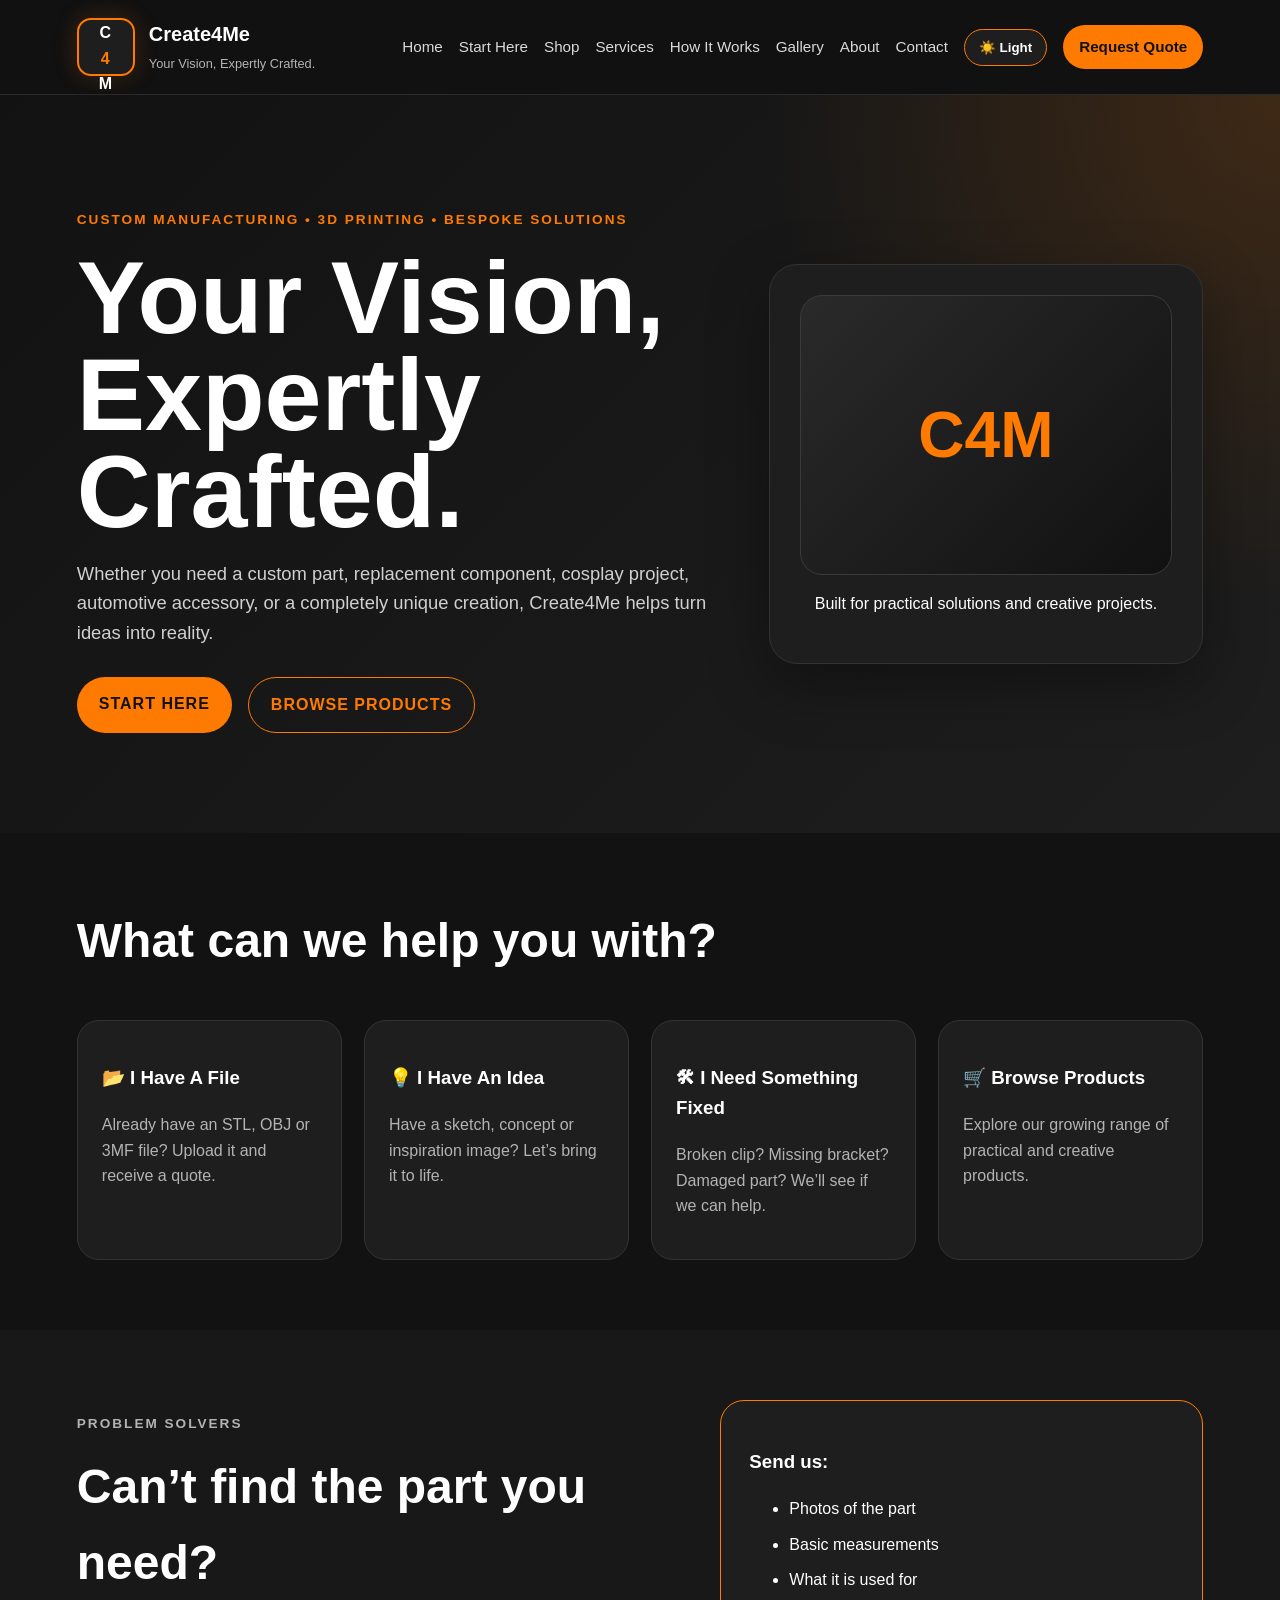
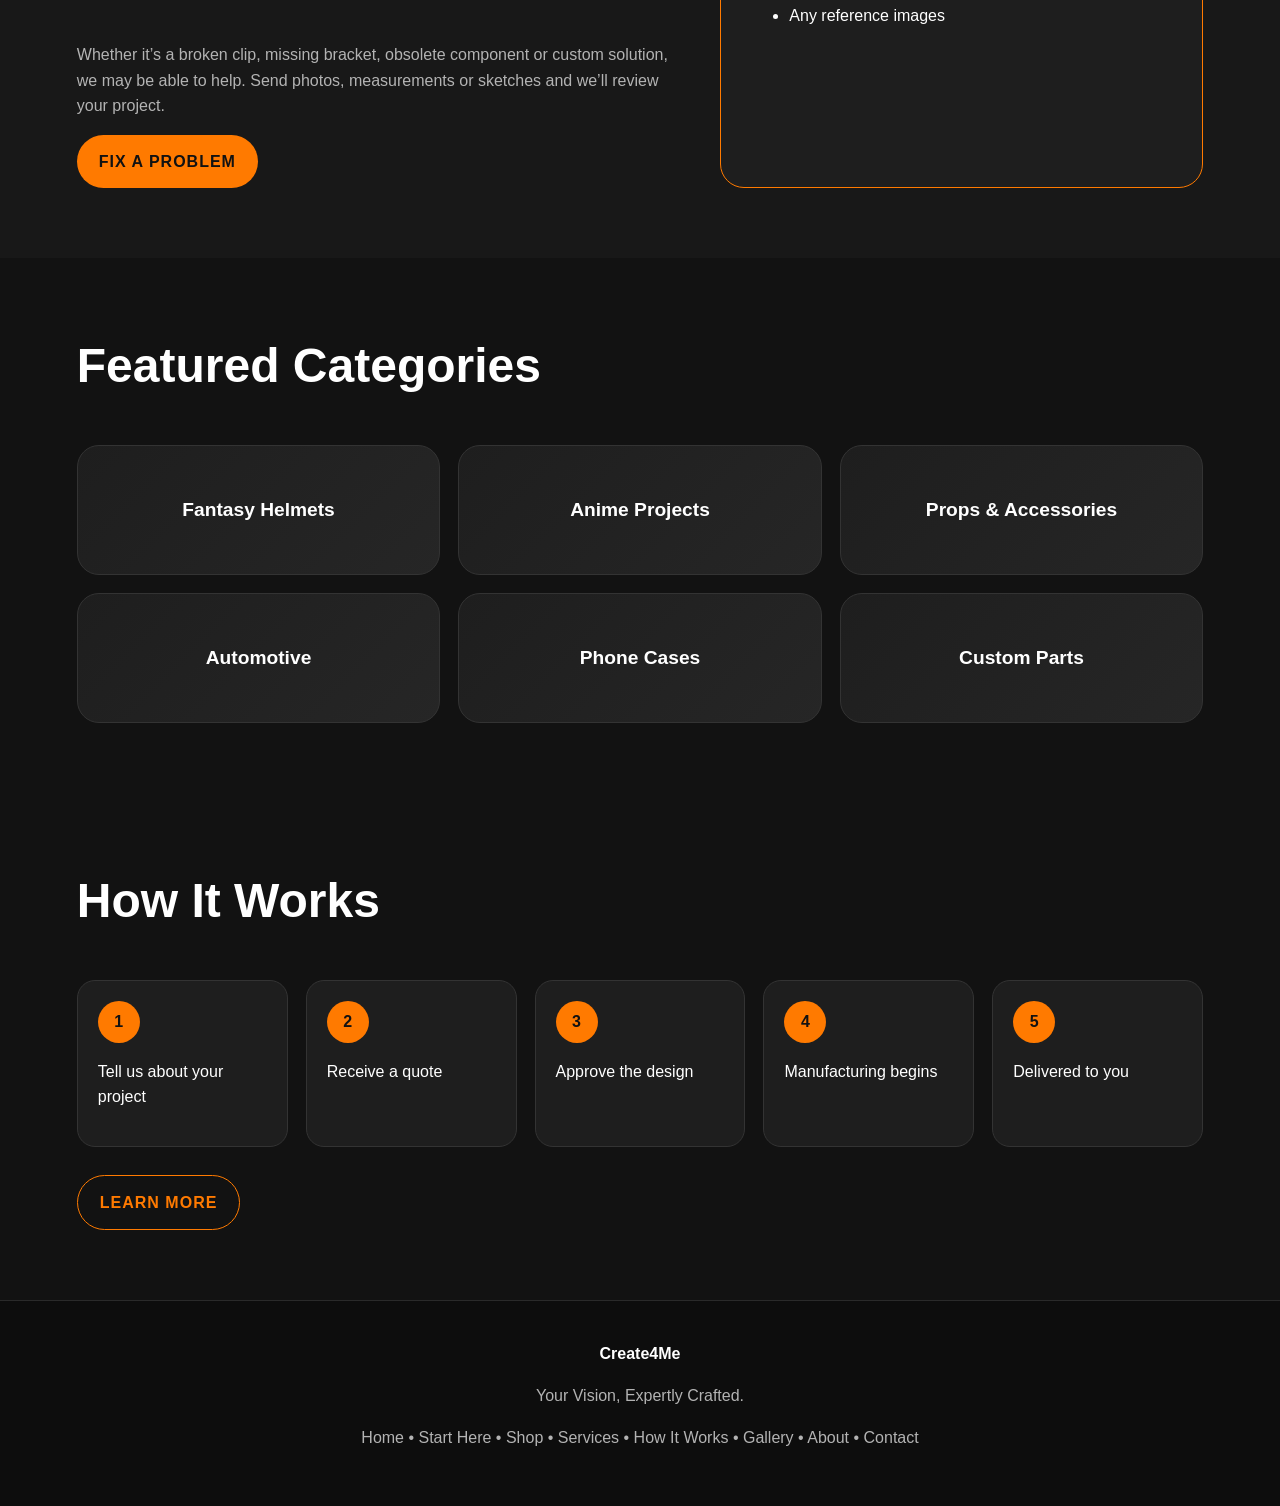
<file: index.html>
<!DOCTYPE html>
<html lang="en">
<head>
  <meta charset="UTF-8" />
  <meta name="viewport" content="width=device-width, initial-scale=1.0" />
  <title>Create4Me | Your Vision, Expertly Crafted</title>
  <link rel="stylesheet" href="style.css" />
</head>
<body>
  <header class="site-header">
    <a href="index.html" class="brand">
      <div class="logo-mark">C<span>4</span>M</div>
      <div>
        <strong>Create4Me</strong>
        <small>Your Vision, Expertly Crafted.</small>
      </div>
    </a>

    <nav class="nav">
      <a href="index.html">Home</a>
      <a href="start-here.html">Start Here</a>
      <a href="shop.html">Shop</a>
      <a href="services.html">Services</a>
      <a href="how-it-works.html">How It Works</a>
      <a href="gallery.html">Gallery</a>
      <a href="about.html">About</a>
      <a href="contact.html">Contact</a>
      <button id="themeToggle" class="theme-toggle" type="button">☀️ Light</button>
      <a href="quote.html" class="quote-btn">Request Quote</a>
    </nav>
  </header>

  <main>
    <section class="hero">
      <div class="hero-content">
        <p class="eyebrow">Custom Manufacturing • 3D Printing • Bespoke Solutions</p>
        <h1>Your Vision,<br>Expertly Crafted.</h1>
        <p class="hero-text">
          Whether you need a custom part, replacement component, cosplay project,
          automotive accessory, or a completely unique creation, Create4Me helps
          turn ideas into reality.
        </p>
        <div class="hero-actions">
          <a href="start-here.html" class="btn primary">Start Here</a>
          <a href="shop.html" class="btn secondary">Browse Products</a>
        </div>
      </div>
      <div class="hero-card">
        <div class="mock-product">C4M</div>
        <p>Built for practical solutions and creative projects.</p>
      </div>
    </section>

    <section class="section">
      <h2>What can we help you with?</h2>
      <div class="card-grid four">
        <a class="card" href="quote.html">
          <h3>📂 I Have A File</h3>
          <p>Already have an STL, OBJ or 3MF file? Upload it and receive a quote.</p>
        </a>
        <a class="card" href="quote.html">
          <h3>💡 I Have An Idea</h3>
          <p>Have a sketch, concept or inspiration image? Let’s bring it to life.</p>
        </a>
        <a class="card" href="problem-solvers.html">
          <h3>🛠 I Need Something Fixed</h3>
          <p>Broken clip? Missing bracket? Damaged part? We’ll see if we can help.</p>
        </a>
        <a class="card" href="shop.html">
          <h3>🛒 Browse Products</h3>
          <p>Explore our growing range of practical and creative products.</p>
        </a>
      </div>
    </section>

    <section class="section split">
      <div>
        <p class="eyebrow">Problem Solvers</p>
        <h2>Can’t find the part you need?</h2>
        <p>
          Whether it’s a broken clip, missing bracket, obsolete component or custom
          solution, we may be able to help. Send photos, measurements or sketches
          and we’ll review your project.
        </p>
        <a href="problem-solvers.html" class="btn primary">Fix A Problem</a>
      </div>
      <div class="highlight-box">
        <h3>Send us:</h3>
        <ul>
          <li>Photos of the part</li>
          <li>Basic measurements</li>
          <li>What it is used for</li>
          <li>Any reference images</li>
        </ul>
      </div>
    </section>

    <section class="section">
      <h2>Featured Categories</h2>
      <div class="category-grid">
        <a href="shop.html" class="category">Fantasy Helmets</a>
        <a href="shop.html" class="category">Anime Projects</a>
        <a href="shop.html" class="category">Props & Accessories</a>
        <a href="shop.html" class="category">Automotive</a>
        <a href="shop.html" class="category">Phone Cases</a>
        <a href="shop.html" class="category">Custom Parts</a>
      </div>
    </section>

    <section class="section">
      <h2>How It Works</h2>
      <div class="steps">
        <div><span>1</span><p>Tell us about your project</p></div>
        <div><span>2</span><p>Receive a quote</p></div>
        <div><span>3</span><p>Approve the design</p></div>
        <div><span>4</span><p>Manufacturing begins</p></div>
        <div><span>5</span><p>Delivered to you</p></div>
      </div>
      <a href="how-it-works.html" class="btn secondary center">Learn More</a>
    </section>
  </main>

  <footer class="footer">
    <strong>Create4Me</strong>
    <p>Your Vision, Expertly Crafted.</p>
    <p>Home • Start Here • Shop • Services • How It Works • Gallery • About • Contact</p>
  </footer>
  <script src="script.js"></script>
</body>
</html>
</file>
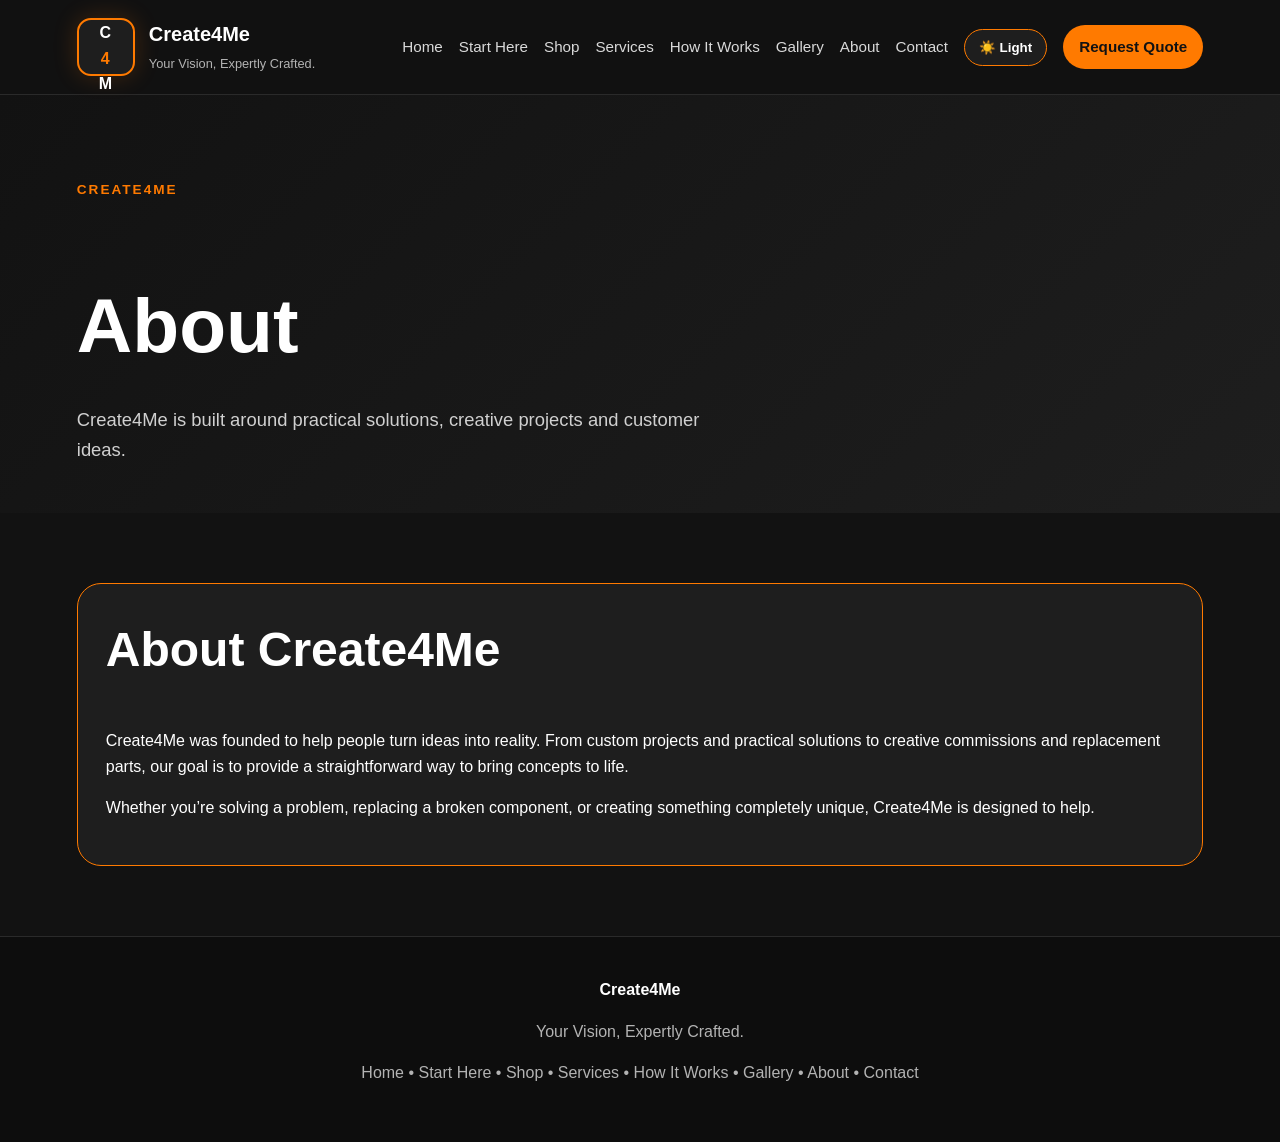
<file: about.html>
<!DOCTYPE html>
<html lang="en">
<head>
  <meta charset="UTF-8" />
  <meta name="viewport" content="width=device-width, initial-scale=1.0" />
  <title>About | Create4Me</title>
  <link rel="stylesheet" href="style.css" />
</head>
<body>
  <header class="site-header">
    <a href="index.html" class="brand">
      <div class="logo-mark">C<span>4</span>M</div>
      <div>
        <strong>Create4Me</strong>
        <small>Your Vision, Expertly Crafted.</small>
      </div>
    </a>
    <nav class="nav">
      <a href="index.html">Home</a>
      <a href="start-here.html">Start Here</a>
      <a href="shop.html">Shop</a>
      <a href="services.html">Services</a>
      <a href="how-it-works.html">How It Works</a>
      <a href="gallery.html">Gallery</a>
      <a href="about.html">About</a>
      <a href="contact.html">Contact</a>
      <button id="themeToggle" class="theme-toggle" type="button">☀️ Light</button>
      <a href="quote.html" class="quote-btn">Request Quote</a>
    </nav>
  </header>

  <main>
    <section class="page-hero">
      <p class="eyebrow">Create4Me</p>
      <h1>About</h1>
      <p class="hero-text">Create4Me is built around practical solutions, creative projects and customer ideas.</p>
    </section>
    
<section class="section">
  <div class="highlight-box">
    <h2>About Create4Me</h2>
    <p>Create4Me was founded to help people turn ideas into reality. From custom projects and practical solutions to creative commissions and replacement parts, our goal is to provide a straightforward way to bring concepts to life.</p>
    <p>Whether you’re solving a problem, replacing a broken component, or creating something completely unique, Create4Me is designed to help.</p>
  </div>
</section>

  </main>

  <footer class="footer">
    <strong>Create4Me</strong>
    <p>Your Vision, Expertly Crafted.</p>
    <p>Home • Start Here • Shop • Services • How It Works • Gallery • About • Contact</p>
  </footer>
  <script src="script.js"></script>
</body>
</html>
</file>
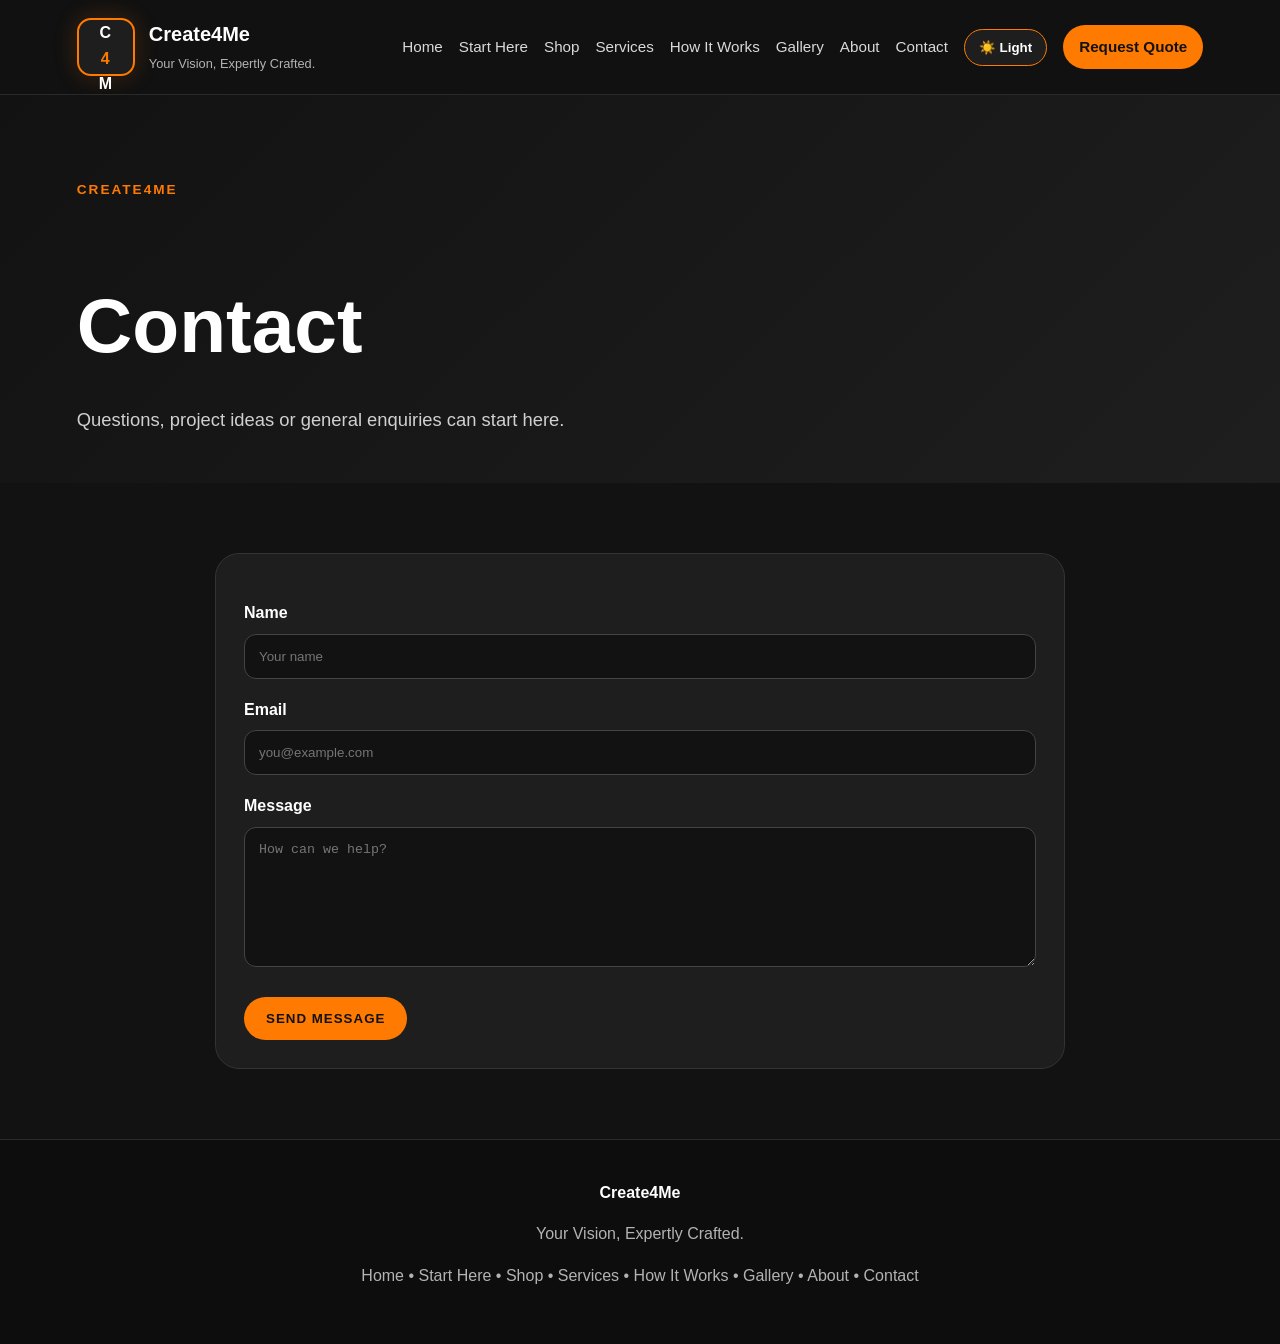
<file: contact.html>
<!DOCTYPE html>
<html lang="en">
<head>
  <meta charset="UTF-8" />
  <meta name="viewport" content="width=device-width, initial-scale=1.0" />
  <title>Contact | Create4Me</title>
  <link rel="stylesheet" href="style.css" />
</head>
<body>
  <header class="site-header">
    <a href="index.html" class="brand">
      <div class="logo-mark">C<span>4</span>M</div>
      <div>
        <strong>Create4Me</strong>
        <small>Your Vision, Expertly Crafted.</small>
      </div>
    </a>
    <nav class="nav">
      <a href="index.html">Home</a>
      <a href="start-here.html">Start Here</a>
      <a href="shop.html">Shop</a>
      <a href="services.html">Services</a>
      <a href="how-it-works.html">How It Works</a>
      <a href="gallery.html">Gallery</a>
      <a href="about.html">About</a>
      <a href="contact.html">Contact</a>
      <button id="themeToggle" class="theme-toggle" type="button">☀️ Light</button>
      <a href="quote.html" class="quote-btn">Request Quote</a>
    </nav>
  </header>

  <main>
    <section class="page-hero">
      <p class="eyebrow">Create4Me</p>
      <h1>Contact</h1>
      <p class="hero-text">Questions, project ideas or general enquiries can start here.</p>
    </section>
    
<section class="section">
  <form class="form">
    <label>Name</label><input type="text" placeholder="Your name">
    <label>Email</label><input type="email" placeholder="you@example.com">
    <label>Message</label><textarea placeholder="How can we help?"></textarea>
    <button class="btn primary" type="button">Send Message</button>
  </form>
</section>

  </main>

  <footer class="footer">
    <strong>Create4Me</strong>
    <p>Your Vision, Expertly Crafted.</p>
    <p>Home • Start Here • Shop • Services • How It Works • Gallery • About • Contact</p>
  </footer>
  <script src="script.js"></script>
</body>
</html>
</file>
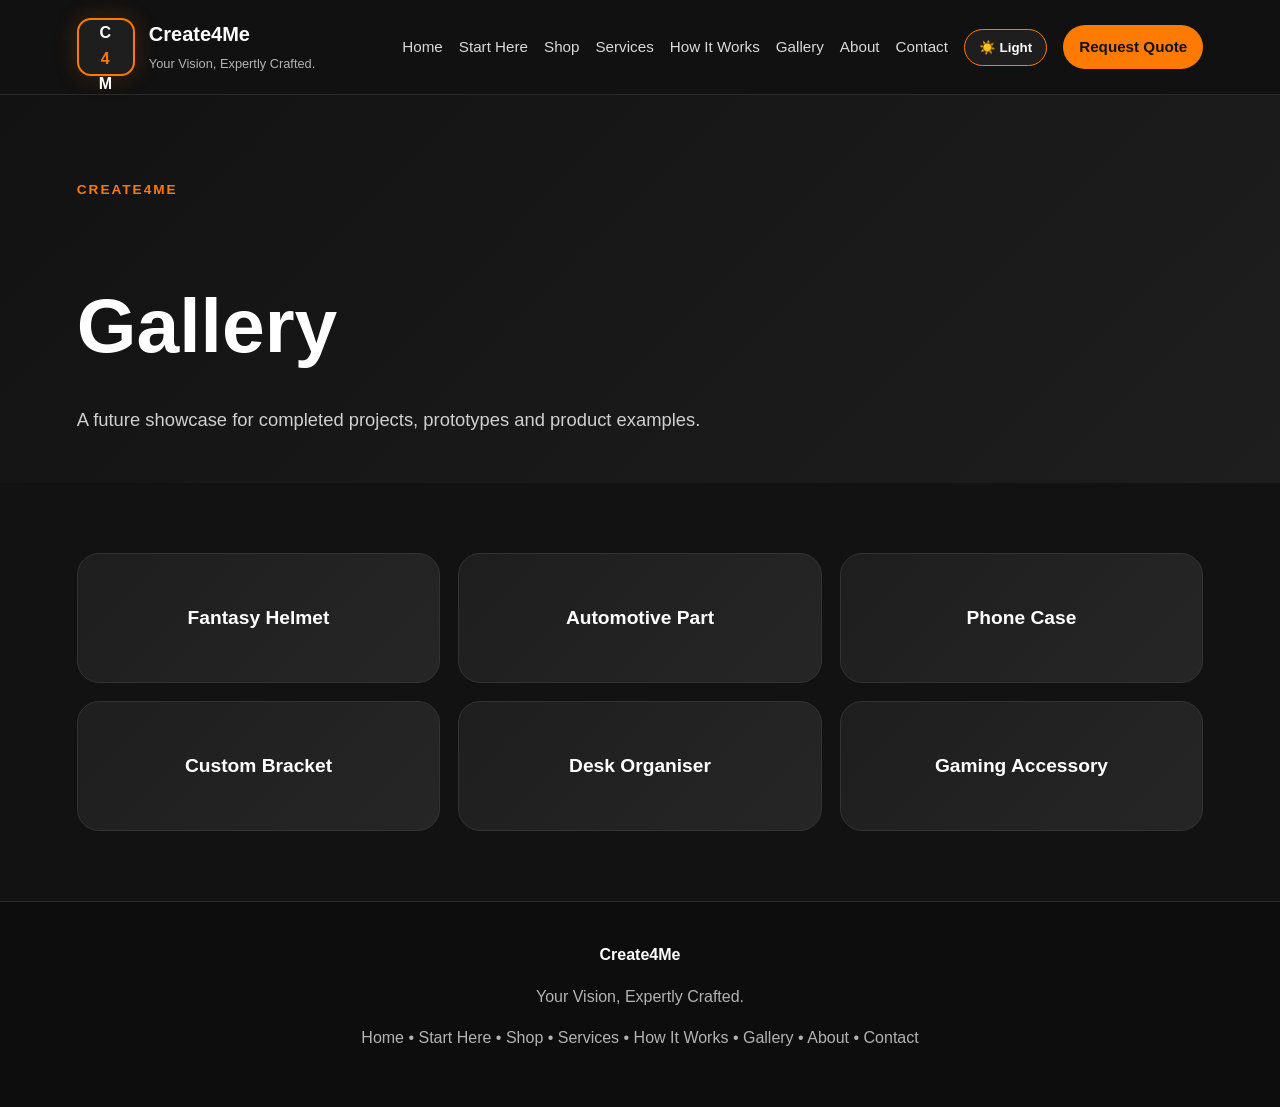
<file: gallery.html>
<!DOCTYPE html>
<html lang="en">
<head>
  <meta charset="UTF-8" />
  <meta name="viewport" content="width=device-width, initial-scale=1.0" />
  <title>Gallery | Create4Me</title>
  <link rel="stylesheet" href="style.css" />
</head>
<body>
  <header class="site-header">
    <a href="index.html" class="brand">
      <div class="logo-mark">C<span>4</span>M</div>
      <div>
        <strong>Create4Me</strong>
        <small>Your Vision, Expertly Crafted.</small>
      </div>
    </a>
    <nav class="nav">
      <a href="index.html">Home</a>
      <a href="start-here.html">Start Here</a>
      <a href="shop.html">Shop</a>
      <a href="services.html">Services</a>
      <a href="how-it-works.html">How It Works</a>
      <a href="gallery.html">Gallery</a>
      <a href="about.html">About</a>
      <a href="contact.html">Contact</a>
      <button id="themeToggle" class="theme-toggle" type="button">☀️ Light</button>
      <a href="quote.html" class="quote-btn">Request Quote</a>
    </nav>
  </header>

  <main>
    <section class="page-hero">
      <p class="eyebrow">Create4Me</p>
      <h1>Gallery</h1>
      <p class="hero-text">A future showcase for completed projects, prototypes and product examples.</p>
    </section>
    
<section class="section">
  <div class="category-grid">
    <div class="category">Fantasy Helmet</div>
    <div class="category">Automotive Part</div>
    <div class="category">Phone Case</div>
    <div class="category">Custom Bracket</div>
    <div class="category">Desk Organiser</div>
    <div class="category">Gaming Accessory</div>
  </div>
</section>

  </main>

  <footer class="footer">
    <strong>Create4Me</strong>
    <p>Your Vision, Expertly Crafted.</p>
    <p>Home • Start Here • Shop • Services • How It Works • Gallery • About • Contact</p>
  </footer>
  <script src="script.js"></script>
</body>
</html>
</file>
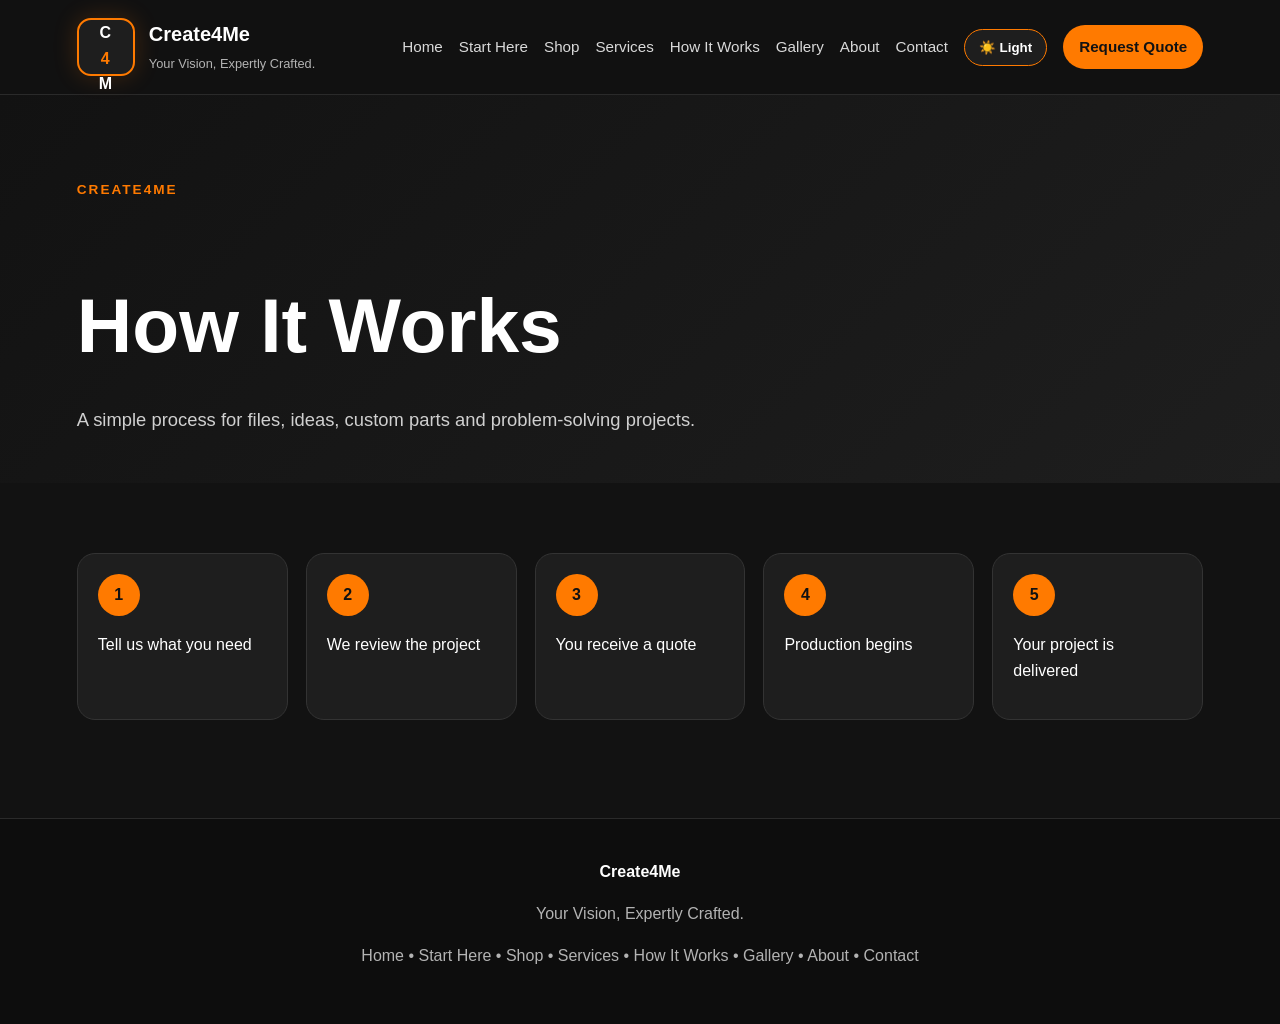
<file: how-it-works.html>
<!DOCTYPE html>
<html lang="en">
<head>
  <meta charset="UTF-8" />
  <meta name="viewport" content="width=device-width, initial-scale=1.0" />
  <title>How It Works | Create4Me</title>
  <link rel="stylesheet" href="style.css" />
</head>
<body>
  <header class="site-header">
    <a href="index.html" class="brand">
      <div class="logo-mark">C<span>4</span>M</div>
      <div>
        <strong>Create4Me</strong>
        <small>Your Vision, Expertly Crafted.</small>
      </div>
    </a>
    <nav class="nav">
      <a href="index.html">Home</a>
      <a href="start-here.html">Start Here</a>
      <a href="shop.html">Shop</a>
      <a href="services.html">Services</a>
      <a href="how-it-works.html">How It Works</a>
      <a href="gallery.html">Gallery</a>
      <a href="about.html">About</a>
      <a href="contact.html">Contact</a>
      <button id="themeToggle" class="theme-toggle" type="button">☀️ Light</button>
      <a href="quote.html" class="quote-btn">Request Quote</a>
    </nav>
  </header>

  <main>
    <section class="page-hero">
      <p class="eyebrow">Create4Me</p>
      <h1>How It Works</h1>
      <p class="hero-text">A simple process for files, ideas, custom parts and problem-solving projects.</p>
    </section>
    
<section class="section">
  <div class="steps">
    <div><span>1</span><p>Tell us what you need</p></div>
    <div><span>2</span><p>We review the project</p></div>
    <div><span>3</span><p>You receive a quote</p></div>
    <div><span>4</span><p>Production begins</p></div>
    <div><span>5</span><p>Your project is delivered</p></div>
  </div>
</section>

  </main>

  <footer class="footer">
    <strong>Create4Me</strong>
    <p>Your Vision, Expertly Crafted.</p>
    <p>Home • Start Here • Shop • Services • How It Works • Gallery • About • Contact</p>
  </footer>
  <script src="script.js"></script>
</body>
</html>
</file>
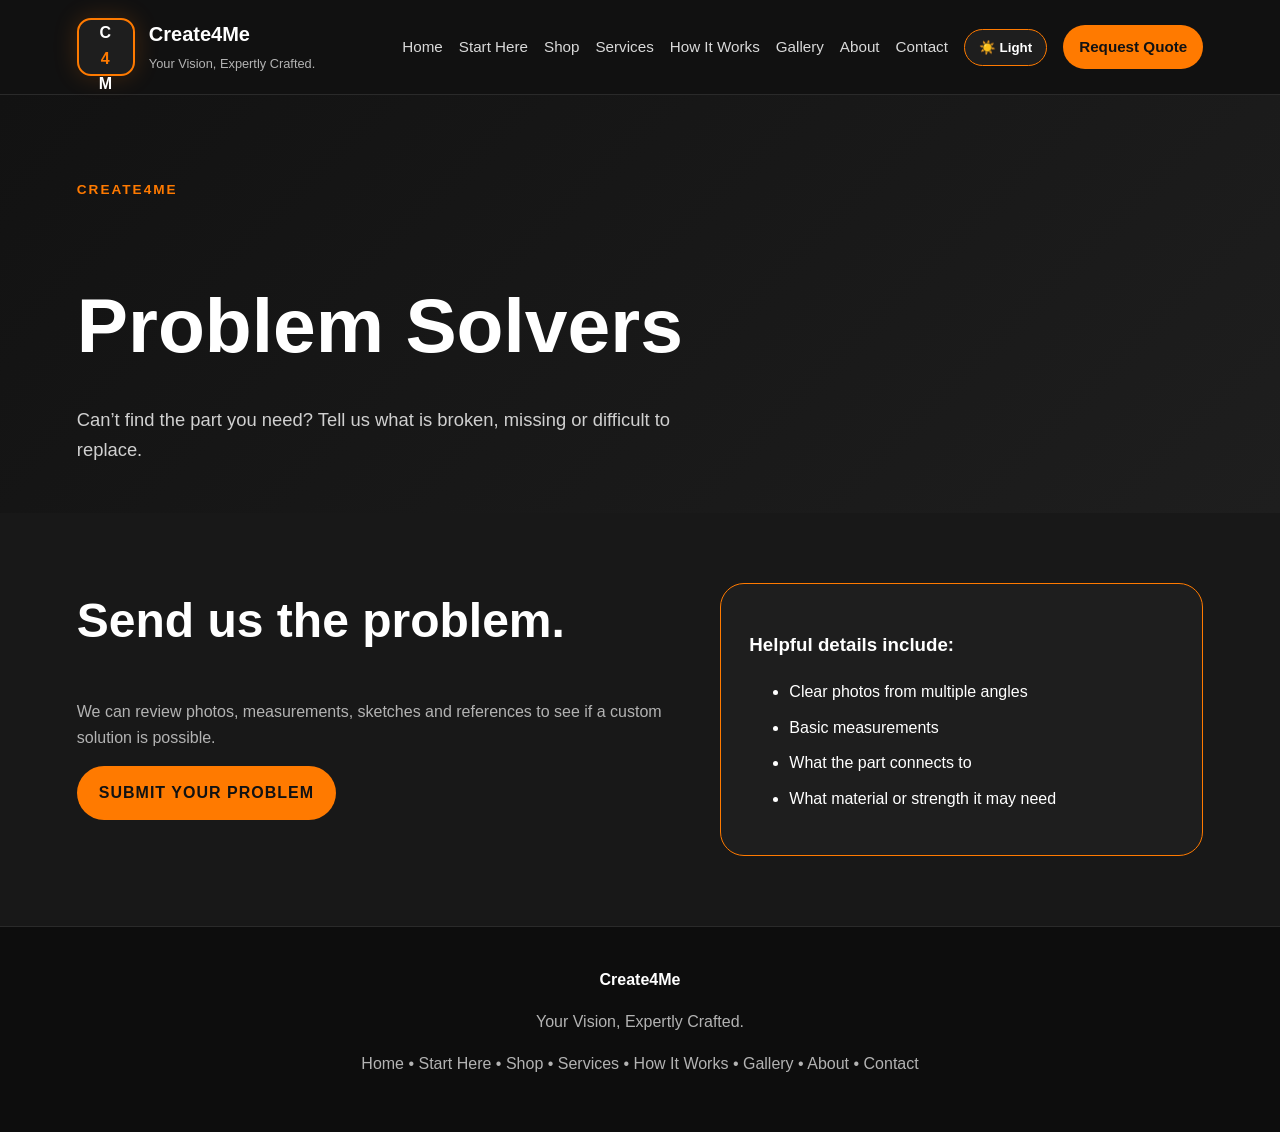
<file: problem-solvers.html>
<!DOCTYPE html>
<html lang="en">
<head>
  <meta charset="UTF-8" />
  <meta name="viewport" content="width=device-width, initial-scale=1.0" />
  <title>Problem Solvers | Create4Me</title>
  <link rel="stylesheet" href="style.css" />
</head>
<body>
  <header class="site-header">
    <a href="index.html" class="brand">
      <div class="logo-mark">C<span>4</span>M</div>
      <div>
        <strong>Create4Me</strong>
        <small>Your Vision, Expertly Crafted.</small>
      </div>
    </a>
    <nav class="nav">
      <a href="index.html">Home</a>
      <a href="start-here.html">Start Here</a>
      <a href="shop.html">Shop</a>
      <a href="services.html">Services</a>
      <a href="how-it-works.html">How It Works</a>
      <a href="gallery.html">Gallery</a>
      <a href="about.html">About</a>
      <a href="contact.html">Contact</a>
      <button id="themeToggle" class="theme-toggle" type="button">☀️ Light</button>
      <a href="quote.html" class="quote-btn">Request Quote</a>
    </nav>
  </header>

  <main>
    <section class="page-hero">
      <p class="eyebrow">Create4Me</p>
      <h1>Problem Solvers</h1>
      <p class="hero-text">Can’t find the part you need? Tell us what is broken, missing or difficult to replace.</p>
    </section>
    
<section class="section split">
  <div>
    <h2>Send us the problem.</h2>
    <p>We can review photos, measurements, sketches and references to see if a custom solution is possible.</p>
    <a class="btn primary" href="quote.html">Submit Your Problem</a>
  </div>
  <div class="highlight-box">
    <h3>Helpful details include:</h3>
    <ul>
      <li>Clear photos from multiple angles</li>
      <li>Basic measurements</li>
      <li>What the part connects to</li>
      <li>What material or strength it may need</li>
    </ul>
  </div>
</section>

  </main>

  <footer class="footer">
    <strong>Create4Me</strong>
    <p>Your Vision, Expertly Crafted.</p>
    <p>Home • Start Here • Shop • Services • How It Works • Gallery • About • Contact</p>
  </footer>
  <script src="script.js"></script>
</body>
</html>
</file>
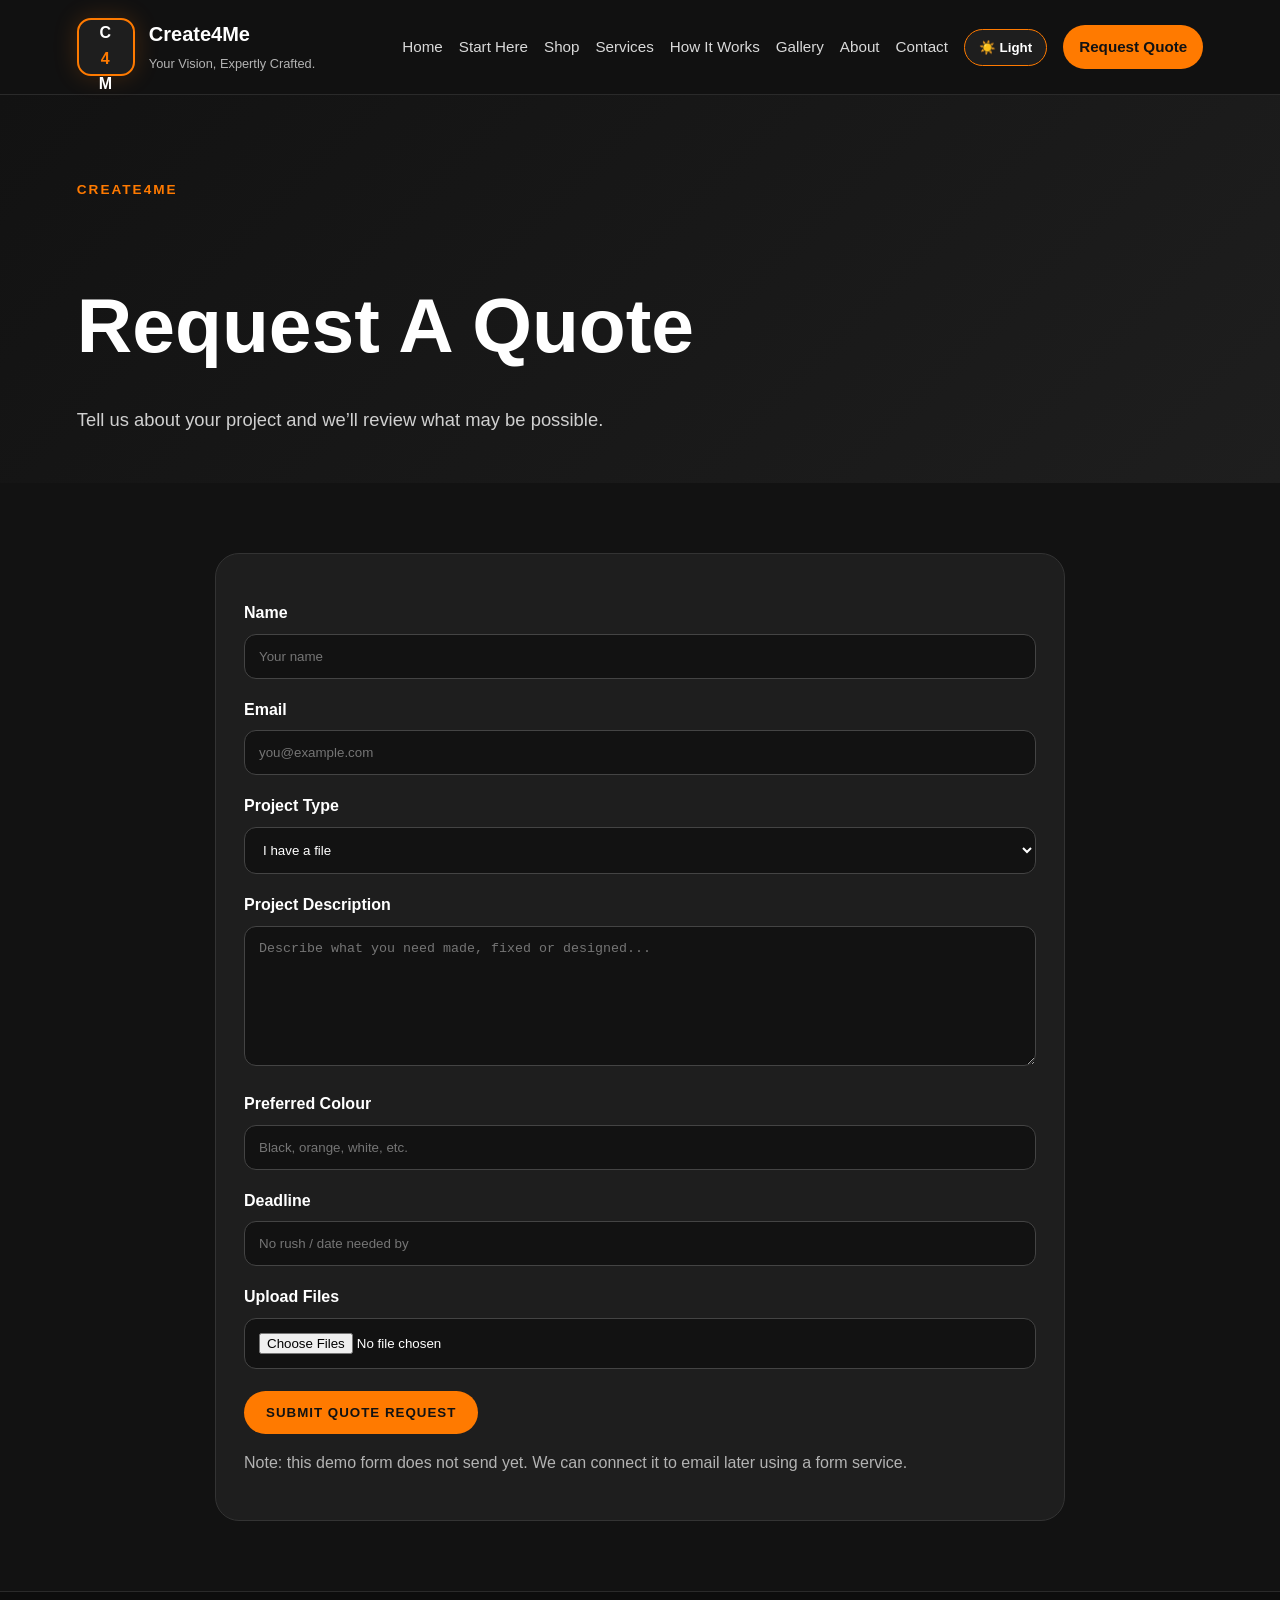
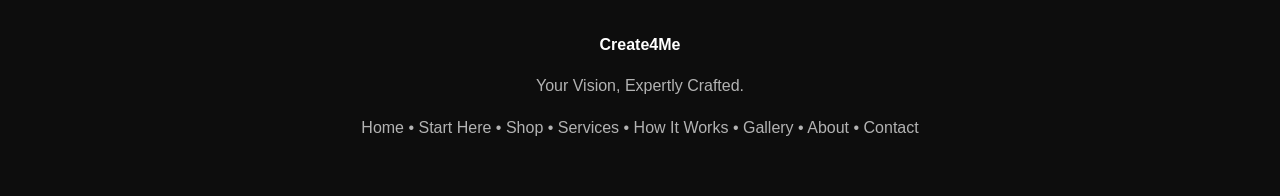
<file: quote.html>
<!DOCTYPE html>
<html lang="en">
<head>
  <meta charset="UTF-8" />
  <meta name="viewport" content="width=device-width, initial-scale=1.0" />
  <title>Request A Quote | Create4Me</title>
  <link rel="stylesheet" href="style.css" />
</head>
<body>
  <header class="site-header">
    <a href="index.html" class="brand">
      <div class="logo-mark">C<span>4</span>M</div>
      <div>
        <strong>Create4Me</strong>
        <small>Your Vision, Expertly Crafted.</small>
      </div>
    </a>
    <nav class="nav">
      <a href="index.html">Home</a>
      <a href="start-here.html">Start Here</a>
      <a href="shop.html">Shop</a>
      <a href="services.html">Services</a>
      <a href="how-it-works.html">How It Works</a>
      <a href="gallery.html">Gallery</a>
      <a href="about.html">About</a>
      <a href="contact.html">Contact</a>
      <button id="themeToggle" class="theme-toggle" type="button">☀️ Light</button>
      <a href="quote.html" class="quote-btn">Request Quote</a>
    </nav>
  </header>

  <main>
    <section class="page-hero">
      <p class="eyebrow">Create4Me</p>
      <h1>Request A Quote</h1>
      <p class="hero-text">Tell us about your project and we’ll review what may be possible.</p>
    </section>
    
<section class="section">
  <form class="form">
    <label>Name</label><input type="text" placeholder="Your name">
    <label>Email</label><input type="email" placeholder="you@example.com">
    <label>Project Type</label>
    <select>
      <option>I have a file</option>
      <option>I have an idea</option>
      <option>I need something fixed</option>
      <option>I want a custom product</option>
    </select>
    <label>Project Description</label><textarea placeholder="Describe what you need made, fixed or designed..."></textarea>
    <label>Preferred Colour</label><input type="text" placeholder="Black, orange, white, etc.">
    <label>Deadline</label><input type="text" placeholder="No rush / date needed by">
    <label>Upload Files</label><input type="file" multiple>
    <button class="btn primary" type="button">Submit Quote Request</button>
    <p style="color:#b3b3b3;">Note: this demo form does not send yet. We can connect it to email later using a form service.</p>
  </form>
</section>

  </main>

  <footer class="footer">
    <strong>Create4Me</strong>
    <p>Your Vision, Expertly Crafted.</p>
    <p>Home • Start Here • Shop • Services • How It Works • Gallery • About • Contact</p>
  </footer>
  <script src="script.js"></script>
</body>
</html>
</file>
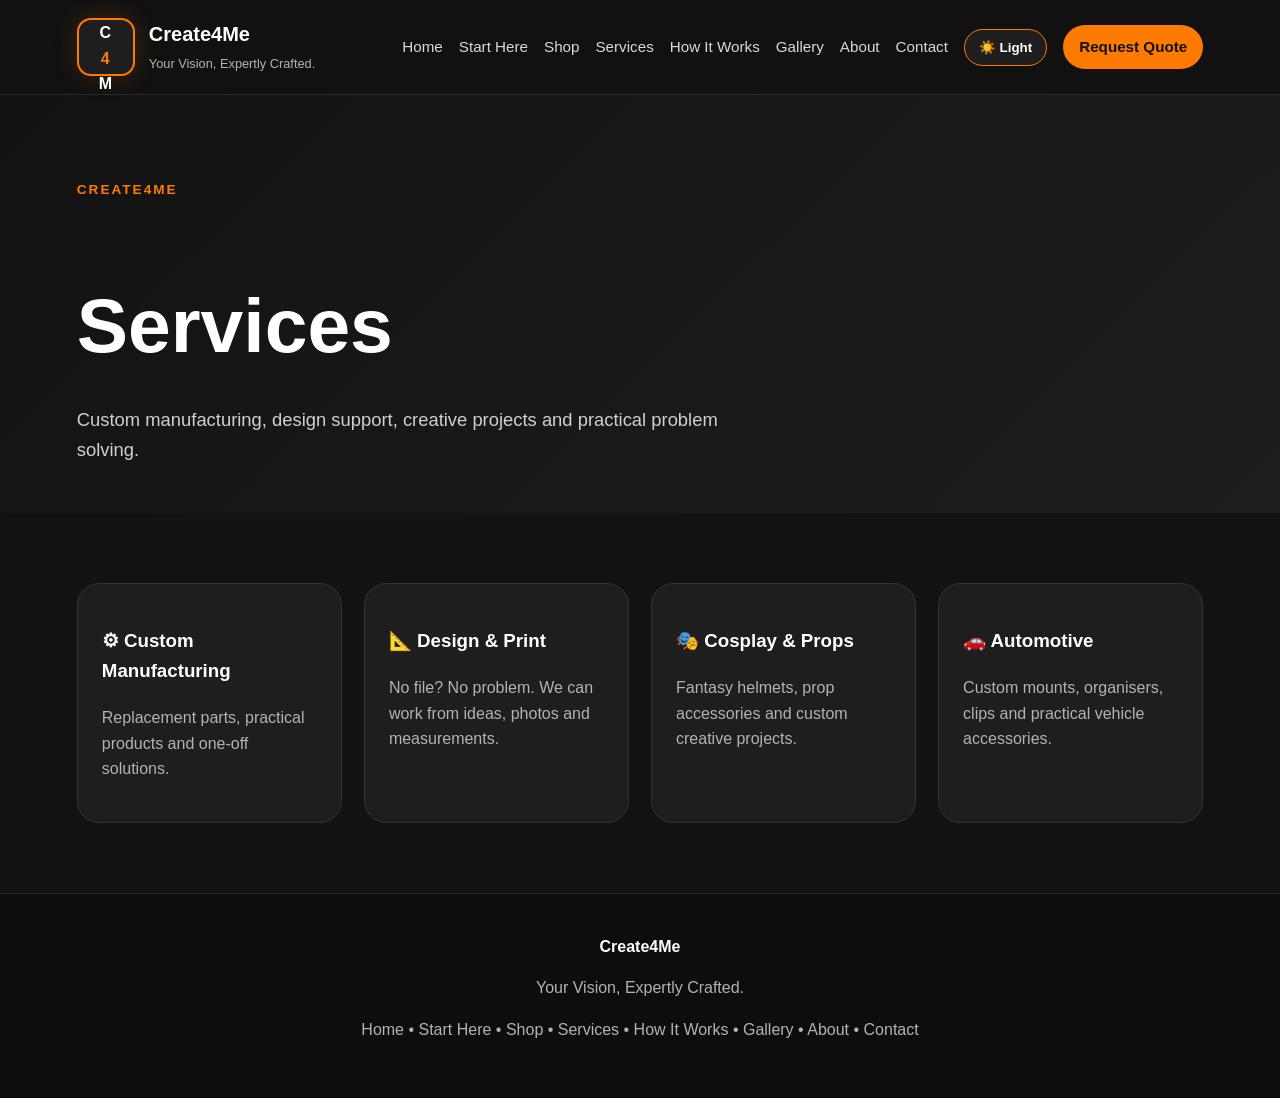
<file: services.html>
<!DOCTYPE html>
<html lang="en">
<head>
  <meta charset="UTF-8" />
  <meta name="viewport" content="width=device-width, initial-scale=1.0" />
  <title>Services | Create4Me</title>
  <link rel="stylesheet" href="style.css" />
</head>
<body>
  <header class="site-header">
    <a href="index.html" class="brand">
      <div class="logo-mark">C<span>4</span>M</div>
      <div>
        <strong>Create4Me</strong>
        <small>Your Vision, Expertly Crafted.</small>
      </div>
    </a>
    <nav class="nav">
      <a href="index.html">Home</a>
      <a href="start-here.html">Start Here</a>
      <a href="shop.html">Shop</a>
      <a href="services.html">Services</a>
      <a href="how-it-works.html">How It Works</a>
      <a href="gallery.html">Gallery</a>
      <a href="about.html">About</a>
      <a href="contact.html">Contact</a>
      <button id="themeToggle" class="theme-toggle" type="button">☀️ Light</button>
      <a href="quote.html" class="quote-btn">Request Quote</a>
    </nav>
  </header>

  <main>
    <section class="page-hero">
      <p class="eyebrow">Create4Me</p>
      <h1>Services</h1>
      <p class="hero-text">Custom manufacturing, design support, creative projects and practical problem solving.</p>
    </section>
    
<section class="section">
  <div class="card-grid four">
    <div class="card"><h3>⚙ Custom Manufacturing</h3><p>Replacement parts, practical products and one-off solutions.</p></div>
    <div class="card"><h3>📐 Design & Print</h3><p>No file? No problem. We can work from ideas, photos and measurements.</p></div>
    <div class="card"><h3>🎭 Cosplay & Props</h3><p>Fantasy helmets, prop accessories and custom creative projects.</p></div>
    <div class="card"><h3>🚗 Automotive</h3><p>Custom mounts, organisers, clips and practical vehicle accessories.</p></div>
  </div>
</section>

  </main>

  <footer class="footer">
    <strong>Create4Me</strong>
    <p>Your Vision, Expertly Crafted.</p>
    <p>Home • Start Here • Shop • Services • How It Works • Gallery • About • Contact</p>
  </footer>
  <script src="script.js"></script>
</body>
</html>
</file>
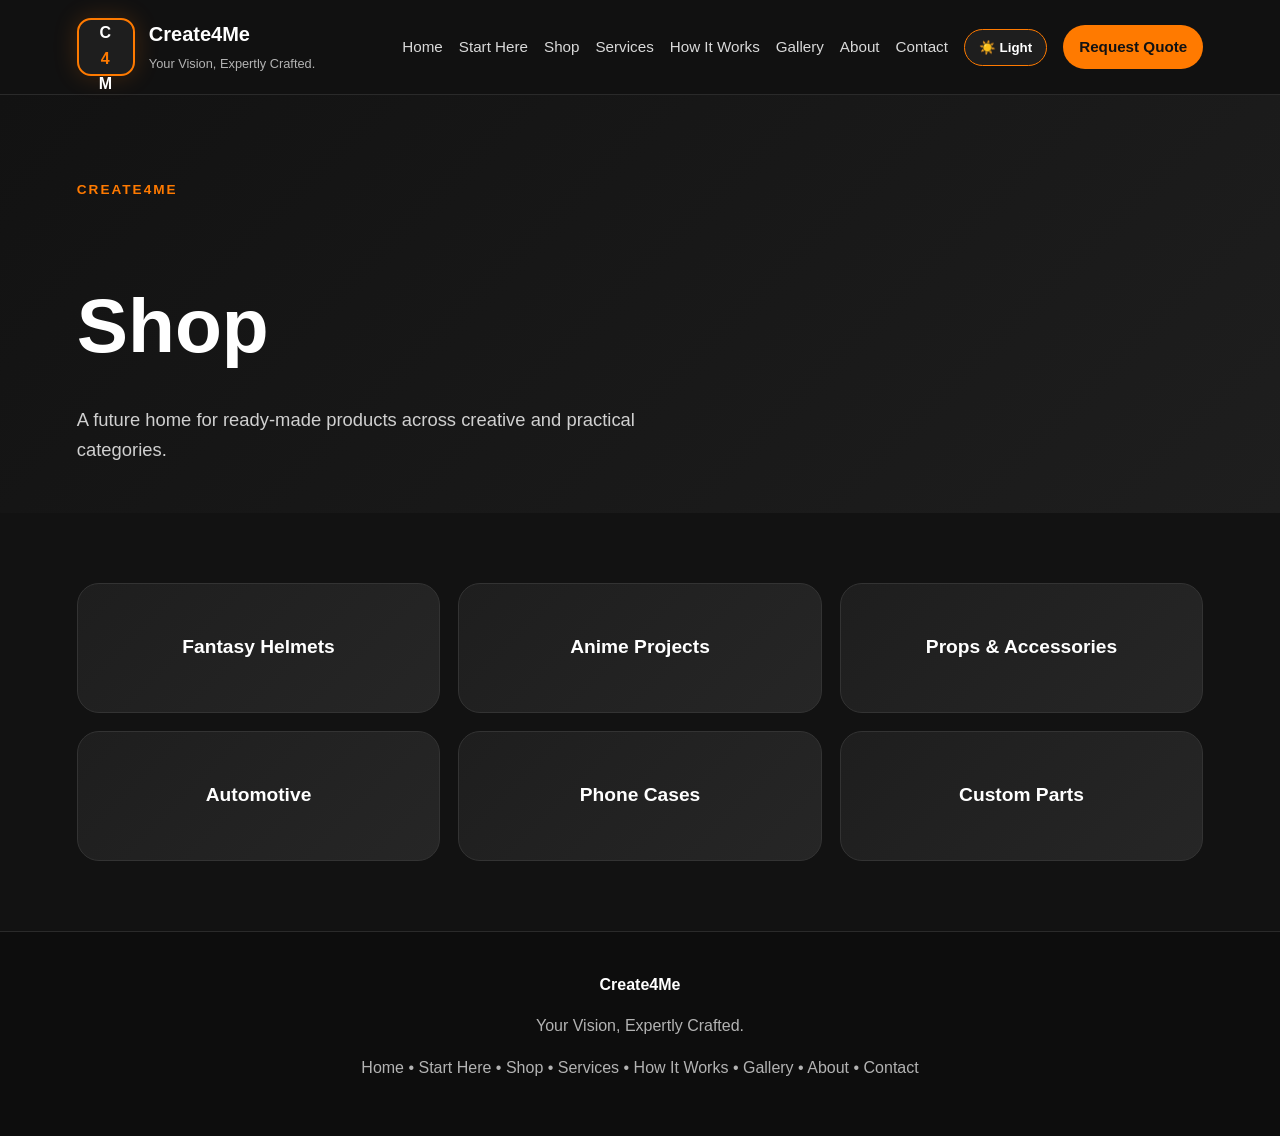
<file: shop.html>
<!DOCTYPE html>
<html lang="en">
<head>
  <meta charset="UTF-8" />
  <meta name="viewport" content="width=device-width, initial-scale=1.0" />
  <title>Shop | Create4Me</title>
  <link rel="stylesheet" href="style.css" />
</head>
<body>
  <header class="site-header">
    <a href="index.html" class="brand">
      <div class="logo-mark">C<span>4</span>M</div>
      <div>
        <strong>Create4Me</strong>
        <small>Your Vision, Expertly Crafted.</small>
      </div>
    </a>
    <nav class="nav">
      <a href="index.html">Home</a>
      <a href="start-here.html">Start Here</a>
      <a href="shop.html">Shop</a>
      <a href="services.html">Services</a>
      <a href="how-it-works.html">How It Works</a>
      <a href="gallery.html">Gallery</a>
      <a href="about.html">About</a>
      <a href="contact.html">Contact</a>
      <button id="themeToggle" class="theme-toggle" type="button">☀️ Light</button>
      <a href="quote.html" class="quote-btn">Request Quote</a>
    </nav>
  </header>

  <main>
    <section class="page-hero">
      <p class="eyebrow">Create4Me</p>
      <h1>Shop</h1>
      <p class="hero-text">A future home for ready-made products across creative and practical categories.</p>
    </section>
    
<section class="section">
  <div class="category-grid">
    <a class="category" href="#">Fantasy Helmets</a>
    <a class="category" href="#">Anime Projects</a>
    <a class="category" href="#">Props & Accessories</a>
    <a class="category" href="#">Automotive</a>
    <a class="category" href="#">Phone Cases</a>
    <a class="category" href="#">Custom Parts</a>
  </div>
</section>

  </main>

  <footer class="footer">
    <strong>Create4Me</strong>
    <p>Your Vision, Expertly Crafted.</p>
    <p>Home • Start Here • Shop • Services • How It Works • Gallery • About • Contact</p>
  </footer>
  <script src="script.js"></script>
</body>
</html>
</file>
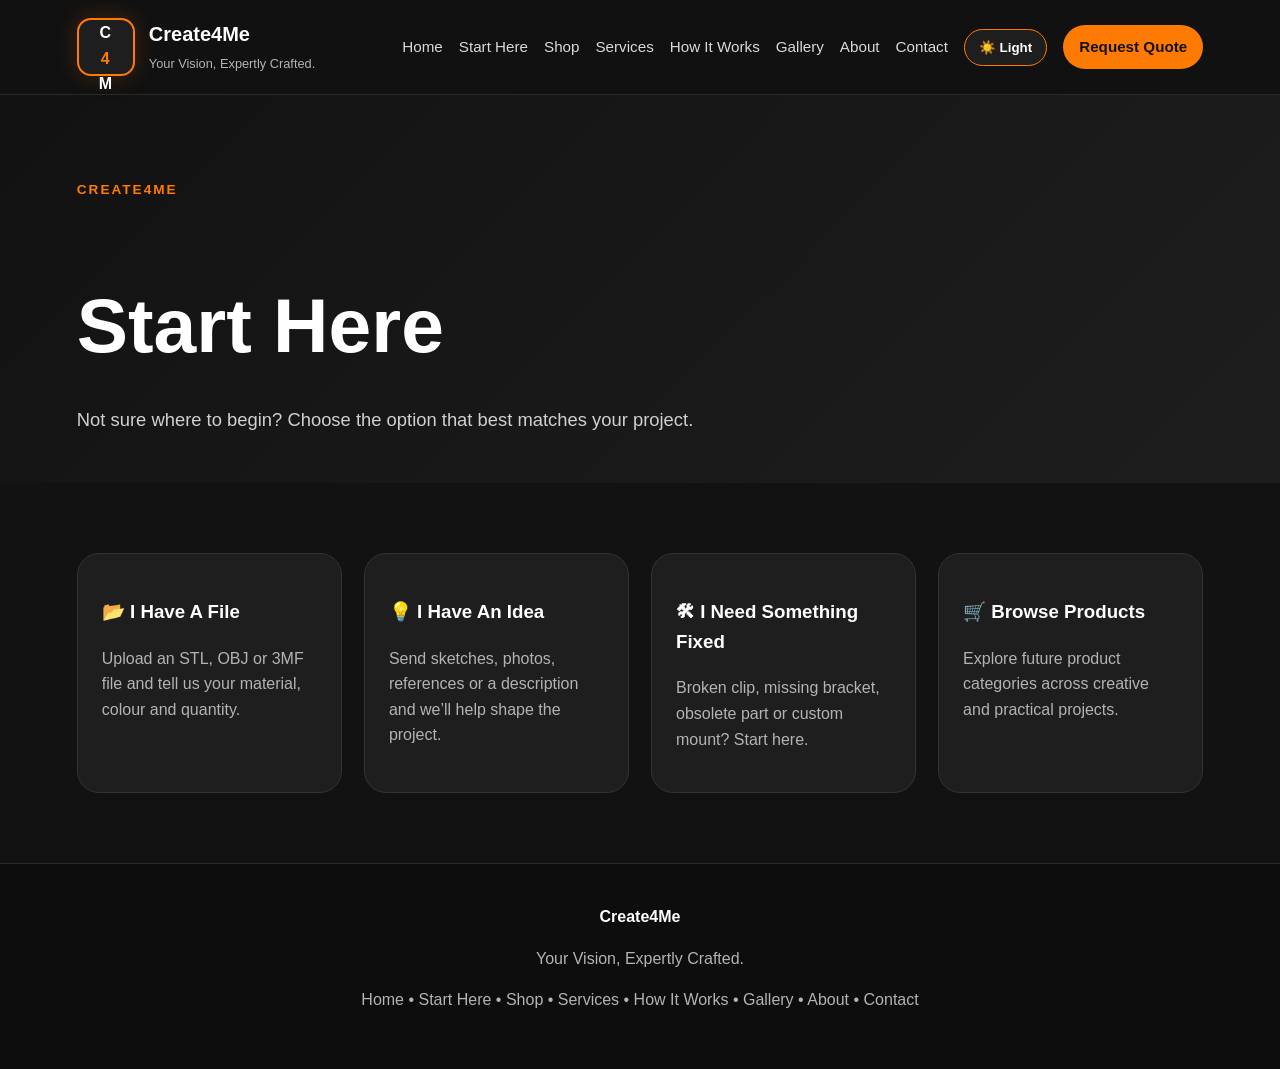
<file: start-here.html>
<!DOCTYPE html>
<html lang="en">
<head>
  <meta charset="UTF-8" />
  <meta name="viewport" content="width=device-width, initial-scale=1.0" />
  <title>Start Here | Create4Me</title>
  <link rel="stylesheet" href="style.css" />
</head>
<body>
  <header class="site-header">
    <a href="index.html" class="brand">
      <div class="logo-mark">C<span>4</span>M</div>
      <div>
        <strong>Create4Me</strong>
        <small>Your Vision, Expertly Crafted.</small>
      </div>
    </a>
    <nav class="nav">
      <a href="index.html">Home</a>
      <a href="start-here.html">Start Here</a>
      <a href="shop.html">Shop</a>
      <a href="services.html">Services</a>
      <a href="how-it-works.html">How It Works</a>
      <a href="gallery.html">Gallery</a>
      <a href="about.html">About</a>
      <a href="contact.html">Contact</a>
      <button id="themeToggle" class="theme-toggle" type="button">☀️ Light</button>
      <a href="quote.html" class="quote-btn">Request Quote</a>
    </nav>
  </header>

  <main>
    <section class="page-hero">
      <p class="eyebrow">Create4Me</p>
      <h1>Start Here</h1>
      <p class="hero-text">Not sure where to begin? Choose the option that best matches your project.</p>
    </section>
    
<section class="section">
  <div class="card-grid four">
    <a class="card" href="quote.html"><h3>📂 I Have A File</h3><p>Upload an STL, OBJ or 3MF file and tell us your material, colour and quantity.</p></a>
    <a class="card" href="quote.html"><h3>💡 I Have An Idea</h3><p>Send sketches, photos, references or a description and we’ll help shape the project.</p></a>
    <a class="card" href="problem-solvers.html"><h3>🛠 I Need Something Fixed</h3><p>Broken clip, missing bracket, obsolete part or custom mount? Start here.</p></a>
    <a class="card" href="shop.html"><h3>🛒 Browse Products</h3><p>Explore future product categories across creative and practical projects.</p></a>
  </div>
</section>

  </main>

  <footer class="footer">
    <strong>Create4Me</strong>
    <p>Your Vision, Expertly Crafted.</p>
    <p>Home • Start Here • Shop • Services • How It Works • Gallery • About • Contact</p>
  </footer>
  <script src="script.js"></script>
</body>
</html>
</file>
<file: style.css>
* {
  box-sizing: border-box;
}

body {
  margin: 0;
  font-family: Arial, Helvetica, sans-serif;
  background: #121212;
  color: #ffffff;
  line-height: 1.6;
}

a {
  color: inherit;
  text-decoration: none;
}

.site-header {
  display: flex;
  justify-content: space-between;
  align-items: center;
  padding: 18px 6%;
  background: rgba(18, 18, 18, 0.95);
  border-bottom: 1px solid #2a2a2a;
  position: sticky;
  top: 0;
  z-index: 10;
}

.brand {
  display: flex;
  align-items: center;
  gap: 14px;
}

.logo-mark {
  width: 58px;
  height: 58px;
  border: 2px solid #ff7a00;
  display: grid;
  place-items: center;
  font-weight: 900;
  letter-spacing: 1px;
  border-radius: 14px;
  background: #1e1e1e;
  box-shadow: 0 0 25px rgba(255, 122, 0, 0.2);
}

.logo-mark span {
  color: #ff7a00;
}

.brand strong {
  display: block;
  font-size: 1.25rem;
}

.brand small {
  color: #b3b3b3;
  font-size: 0.8rem;
}

.nav {
  display: flex;
  align-items: center;
  gap: 16px;
  font-size: 0.95rem;
}

.nav a {
  color: #d9d9d9;
}

.nav a:hover {
  color: #ff7a00;
}

.quote-btn {
  background: #ff7a00;
  color: #121212 !important;
  padding: 10px 16px;
  border-radius: 999px;
  font-weight: 700;
}

.hero {
  min-height: 82vh;
  display: grid;
  grid-template-columns: 1.2fr 0.8fr;
  gap: 40px;
  align-items: center;
  padding: 70px 6%;
  background:
    radial-gradient(circle at top right, rgba(255, 122, 0, 0.16), transparent 35%),
    linear-gradient(135deg, #121212, #1e1e1e);
}

.eyebrow {
  color: #ff7a00;
  text-transform: uppercase;
  letter-spacing: 2px;
  font-size: 0.85rem;
  font-weight: 700;
}

.hero h1 {
  font-size: clamp(3rem, 8vw, 6.5rem);
  line-height: 0.95;
  margin: 18px 0;
}

.hero-text {
  max-width: 650px;
  color: #d0d0d0;
  font-size: 1.15rem;
}

.hero-actions {
  display: flex;
  gap: 16px;
  margin-top: 30px;
  flex-wrap: wrap;
}

.btn {
  display: inline-block;
  padding: 14px 22px;
  border-radius: 999px;
  font-weight: 800;
  text-transform: uppercase;
  letter-spacing: 1px;
}

.primary {
  background: #ff7a00;
  color: #121212;
}

.secondary {
  border: 1px solid #ff7a00;
  color: #ff7a00;
}

.hero-card {
  background: #1e1e1e;
  border: 1px solid #333;
  border-radius: 28px;
  padding: 30px;
  text-align: center;
  box-shadow: 0 20px 60px rgba(0,0,0,0.35);
}

.mock-product {
  height: 280px;
  border-radius: 22px;
  display: grid;
  place-items: center;
  font-size: 4rem;
  font-weight: 900;
  color: #ff7a00;
  background:
    linear-gradient(135deg, #2a2a2a, #111),
    radial-gradient(circle, rgba(255,122,0,0.2), transparent);
  border: 1px solid #3a3a3a;
}

.section {
  padding: 70px 6%;
}

.section h2 {
  font-size: clamp(2rem, 4vw, 3rem);
  margin-top: 0;
}

.card-grid {
  display: grid;
  gap: 22px;
}

.card-grid.four {
  grid-template-columns: repeat(4, 1fr);
}

.card {
  background: #1e1e1e;
  border: 1px solid #333;
  border-radius: 22px;
  padding: 24px;
  transition: 0.2s ease;
}

.card:hover {
  transform: translateY(-5px);
  border-color: #ff7a00;
}

.card p,
.split p,
.footer p {
  color: #b3b3b3;
}

.split {
  display: grid;
  grid-template-columns: 1fr 0.8fr;
  gap: 40px;
  background: #181818;
}

.highlight-box {
  background: #1e1e1e;
  border: 1px solid #ff7a00;
  border-radius: 24px;
  padding: 28px;
}

.highlight-box li {
  margin-bottom: 10px;
}

.category-grid {
  display: grid;
  grid-template-columns: repeat(3, 1fr);
  gap: 18px;
}

.category {
  min-height: 130px;
  background: linear-gradient(135deg, #1e1e1e, #262626);
  border: 1px solid #333;
  border-radius: 22px;
  display: grid;
  place-items: center;
  text-align: center;
  font-size: 1.2rem;
  font-weight: 800;
}

.category:hover {
  border-color: #ff7a00;
  color: #ff7a00;
}

.steps {
  display: grid;
  grid-template-columns: repeat(5, 1fr);
  gap: 18px;
  margin-bottom: 28px;
}

.steps div {
  background: #1e1e1e;
  border-radius: 18px;
  padding: 20px;
  border: 1px solid #333;
}

.steps span {
  display: inline-grid;
  place-items: center;
  width: 42px;
  height: 42px;
  background: #ff7a00;
  color: #121212;
  border-radius: 50%;
  font-weight: 900;
}

.center {
  margin: 0 auto;
}

.footer {
  padding: 40px 6%;
  background: #0d0d0d;
  border-top: 1px solid #2a2a2a;
  text-align: center;
}

.page-hero {
  padding: 70px 6% 30px;
  background: linear-gradient(135deg, #121212, #1e1e1e);
}

.page-hero h1 {
  font-size: clamp(2.5rem, 6vw, 5rem);
  margin-bottom: 10px;
}

.form {
  max-width: 850px;
  margin: 0 auto;
  background: #1e1e1e;
  border: 1px solid #333;
  border-radius: 24px;
  padding: 28px;
}

.form label {
  display: block;
  margin-top: 18px;
  font-weight: 700;
}

.form input,
.form textarea,
.form select {
  width: 100%;
  margin-top: 8px;
  padding: 14px;
  border-radius: 12px;
  border: 1px solid #444;
  background: #121212;
  color: #fff;
}

.form textarea {
  min-height: 140px;
}

.form button {
  margin-top: 22px;
  border: none;
  cursor: pointer;
}

@media (max-width: 950px) {
  .site-header {
    align-items: flex-start;
    flex-direction: column;
    gap: 16px;
  }

  .nav {
    flex-wrap: wrap;
  }

  .hero,
  .split {
    grid-template-columns: 1fr;
  }

  .card-grid.four,
  .category-grid,
  .steps {
    grid-template-columns: 1fr 1fr;
  }
}

@media (max-width: 600px) {
  .card-grid.four,
  .category-grid,
  .steps {
    grid-template-columns: 1fr;
  }

  .hero {
    padding-top: 40px;
  }

  .mock-product {
    height: 180px;
  }
}


/* Theme toggle button */
.theme-toggle {
  background: #1e1e1e;
  color: #ffffff;
  border: 1px solid #ff7a00;
  padding: 10px 14px;
  border-radius: 999px;
  font-weight: 700;
  cursor: pointer;
}

.theme-toggle:hover {
  background: #ff7a00;
  color: #121212;
}

/* Light mode theme */
body.light-mode {
  background: #f7f7f7;
  color: #121212;
}

body.light-mode .site-header {
  background: rgba(255, 255, 255, 0.96);
  border-bottom: 1px solid #dddddd;
}

body.light-mode .logo-mark,
body.light-mode .hero-card,
body.light-mode .card,
body.light-mode .highlight-box,
body.light-mode .steps div,
body.light-mode .form {
  background: #ffffff;
  border-color: #dddddd;
  color: #121212;
}

body.light-mode .hero {
  background:
    radial-gradient(circle at top right, rgba(255, 122, 0, 0.14), transparent 35%),
    linear-gradient(135deg, #ffffff, #eeeeee);
}

body.light-mode .split {
  background: #eeeeee;
}

body.light-mode .mock-product {
  background:
    linear-gradient(135deg, #ffffff, #e7e7e7),
    radial-gradient(circle, rgba(255,122,0,0.2), transparent);
  border-color: #dddddd;
}

body.light-mode .category {
  background: linear-gradient(135deg, #ffffff, #eeeeee);
  border-color: #dddddd;
  color: #121212;
}

body.light-mode .category:hover {
  border-color: #ff7a00;
  color: #ff7a00;
}

body.light-mode .brand small,
body.light-mode .card p,
body.light-mode .split p,
body.light-mode .footer p,
body.light-mode .hero-text {
  color: #555555;
}

body.light-mode .nav a {
  color: #222222;
}

body.light-mode .nav a:hover {
  color: #ff7a00;
}

body.light-mode .footer {
  background: #ffffff;
  border-top: 1px solid #dddddd;
}

body.light-mode .theme-toggle {
  background: #ffffff;
  color: #121212;
}

body.light-mode .theme-toggle:hover {
  background: #ff7a00;
  color: #121212;
}

body.light-mode .form input,
body.light-mode .form textarea,
body.light-mode .form select {
  background: #ffffff;
  color: #121212;
  border-color: #cccccc;
}
</file>
